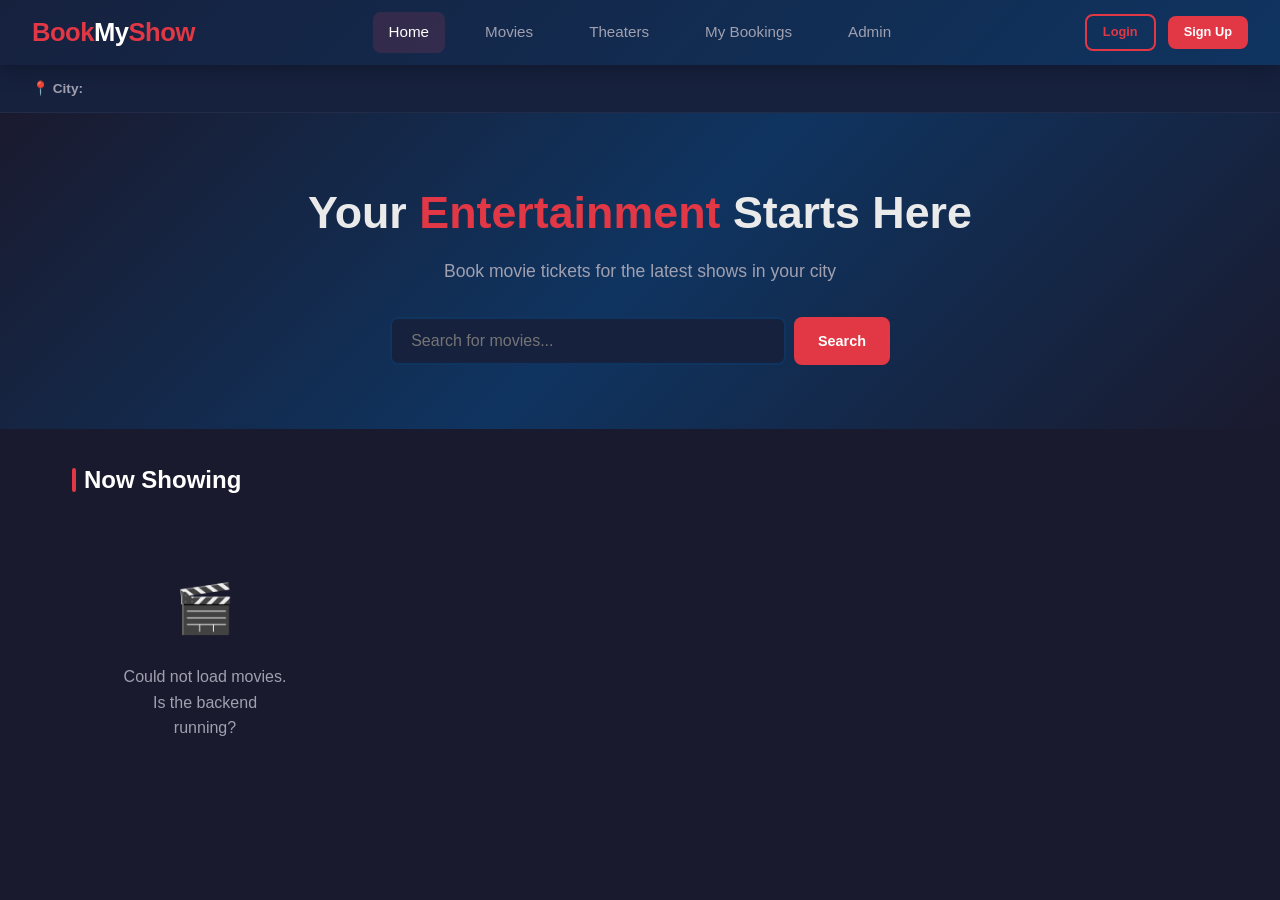
<file: BookMyShowUI-main/index.html>
<!doctype html>
<html lang="en">
  <head>
    <meta charset="UTF-8" />
    <meta name="viewport" content="width=device-width, initial-scale=1.0" />
    <title>BookMyShow</title>
    <link rel="stylesheet" href="css/style.css" />
  </head>
  <body>
    
    <nav class="navbar">
      <a href="index.html" class="logo">Book<span>My</span>Show</a>
      <div class="nav-links">
        <a href="index.html" class="active">Home</a>
        <a href="pages/movies.html">Movies</a>
        <a href="pages/theaters.html">Theaters</a>
        <a href="pages/bookings.html">My Bookings</a>
        <a href="pages/admin.html">Admin</a>
      </div>
      <div class="nav-user" id="nav-user"></div>
    </nav>

    
    <div class="city-bar" id="city-bar">
      <span
        style="color: var(--text-muted); font-size: 0.85rem; font-weight: 600"
        >📍 City:</span
      >
    </div>

    
    <section class="hero">
      <h1>Your <span>Entertainment</span> Starts Here</h1>
      <p>Book movie tickets for the latest shows in your city</p>
      <div class="search-bar">
        <input
          type="text"
          id="search-input"
          placeholder="Search for movies..."
          oninput="searchMovies()"
        />
        <button class="btn btn-primary" onclick="searchMovies()">Search</button>
      </div>
    </section>

    
    <div class="container">
      <h2 class="section-title">Now Showing</h2>
      <div class="grid grid-4" id="movies-grid"></div>
    </div>

    <script src="js/api.js"></script>
    <script src="js/utils.js"></script>
    <script>
      let allMovies = [];

      async function loadCities() {
        try {
          const cities = await CityAPI.getAll();
          const bar = document.getElementById("city-bar");
          cities.forEach((city, i) => {
            const chip = document.createElement("button");
            chip.className = "city-chip" + (i === 0 ? " active" : "");
            chip.textContent = city.name;
            chip.onclick = () => {
              document
                .querySelectorAll(".city-chip")
                .forEach((c) => c.classList.remove("active"));
              chip.classList.add("active");
              showToast(`City: ${city.name}`, "info");
            };
            bar.appendChild(chip);
          });
        } catch (e) {
          console.log("No cities loaded yet");
        }
      }

      async function loadMovies() {
        showLoading("movies-grid");
        try {
          allMovies = await MovieAPI.getAll();
          renderMovies(allMovies);
        } catch (e) {
          showEmpty(
            "movies-grid",
            "Could not load movies. Is the backend running?",
          );
        }
      }

      function renderMovies(movies) {
        const grid = document.getElementById("movies-grid");
        if (movies.length === 0) {
          showEmpty("movies-grid", "No movies found");
          return;
        }
        grid.innerHTML = movies
          .map(
            (m) => `
                <a href="pages/movie-detail.html?id=${m.id}" class="card">
                    <div class="card-img" style="display:flex;align-items:center;justify-content:center;font-size:4rem;background:linear-gradient(135deg, #1a1a2e, #16213e);">
                        <img src="${m.posterUrl || "assets/default-movie.png"}" alt="${m.title}" style="max-width:100%; max-height:100%; border-radius:4px;" />
                    </div>
                    <div class="card-body">
                        <h3>${m.title}</h3>
                        <p>${m.description || ""}</p>
                        <div style="margin-top:0.5rem; display:flex; gap:0.4rem; flex-wrap:wrap;">
                            ${m.genre ? `<span class="badge badge-genre">${m.genre}</span>` : ""}
                            ${m.language ? `<span class="badge badge-lang">${m.language}</span>` : ""}
                            ${m.rating ? `<span class="badge badge-rating">⭐ ${m.rating}</span>` : ""}
                        </div>
                    </div>
                    <div class="card-footer">
                        <span style="font-size:0.8rem;color:var(--text-muted);">${m.durationMinutes ? m.durationMinutes + " min" : ""}</span>
                        <span class="btn btn-sm btn-primary">Book Now</span>
                    </div>
                </a>
            `,
          )
          .join("");
      }

      function searchMovies() {
        const q = document
          .getElementById("search-input")
          .value.toLowerCase()
          .trim();
        if (!q) {
          renderMovies(allMovies);
          return;
        }
        const filtered = allMovies.filter(
          (m) =>
            m.title.toLowerCase().includes(q) ||
            (m.genre && m.genre.toLowerCase().includes(q)) ||
            (m.language && m.language.toLowerCase().includes(q)),
        );
        renderMovies(filtered);
      }

      loadCities();
      loadMovies();
    </script>
  </body>
</html>
</file>
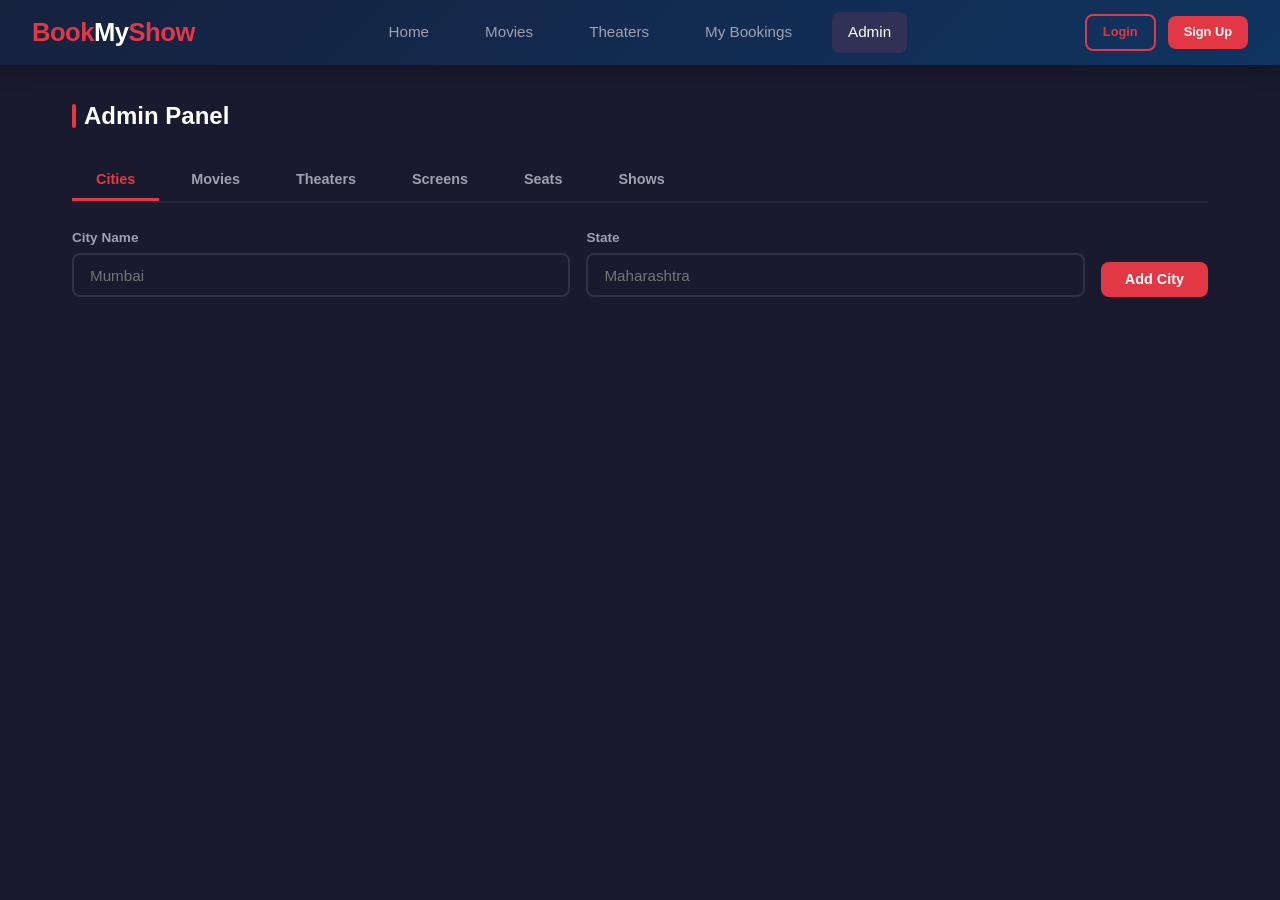
<file: BookMyShowUI-main/pages/admin.html>
<!DOCTYPE html>
<html lang="en">
<head>
    <meta charset="UTF-8">
    <meta name="viewport" content="width=device-width, initial-scale=1.0">
    <title>Admin - BookMyShow</title>
    <link rel="stylesheet" href="../css/style.css">
</head>
<body>

    <nav class="navbar">
        <a href="../index.html" class="logo">Book<span>My</span>Show</a>
        <div class="nav-links">
            <a href="../index.html">Home</a>
            <a href="movies.html">Movies</a>
            <a href="theaters.html">Theaters</a>
            <a href="bookings.html">My Bookings</a>
            <a href="admin.html" class="active">Admin</a>
        </div>
        <div class="nav-user" id="nav-user"></div>
    </nav>

    <div class="container">
        <h2 class="section-title">Admin Panel</h2>

        
        <div class="tabs">
            <button class="tab active" onclick="switchTab('cities', this)">Cities</button>
            <button class="tab" onclick="switchTab('movies', this)">Movies</button>
            <button class="tab" onclick="switchTab('theaters', this)">Theaters</button>
            <button class="tab" onclick="switchTab('screens', this)">Screens</button>
            <button class="tab" onclick="switchTab('seats', this)">Seats</button>
            <button class="tab" onclick="switchTab('shows', this)">Shows</button>
        </div>

        
        <div id="tab-cities" class="tab-content">
            <div style="display:flex; gap:1rem; margin-bottom:1.5rem; flex-wrap:wrap; align-items:flex-end;">
                <div class="form-group" style="flex:1;min-width:150px;margin:0;">
                    <label>City Name</label>
                    <input type="text" id="city-name" placeholder="Mumbai">
                </div>
                <div class="form-group" style="flex:1;min-width:150px;margin:0;">
                    <label>State</label>
                    <input type="text" id="city-state" placeholder="Maharashtra">
                </div>
                <button class="btn btn-primary" onclick="addCity()">Add City</button>
            </div>
            <div id="cities-table"></div>
        </div>

        
        <div id="tab-movies" class="tab-content" style="display:none;">
            <div style="display:flex; gap:1rem; margin-bottom:1.5rem; flex-wrap:wrap; align-items:flex-end;">
                <div class="form-group" style="flex:1;min-width:150px;margin:0;">
                    <label>Title</label>
                    <input type="text" id="movie-title" placeholder="Movie title">
                </div>
                <div class="form-group" style="flex:1;min-width:150px;margin:0;">
                    <label>Genre</label>
                    <input type="text" id="movie-genre" placeholder="Action">
                </div>
                <div class="form-group" style="flex:1;min-width:100px;margin:0;">
                    <label>Language</label>
                    <input type="text" id="movie-language" placeholder="Hindi">
                </div>
                <div class="form-group" style="flex:1;min-width:80px;margin:0;">
                    <label>Duration (min)</label>
                    <input type="number" id="movie-duration" placeholder="150">
                </div>
                <div class="form-group" style="flex:1;min-width:80px;margin:0;">
                    <label>Rating</label>
                    <input type="number" step="0.1" id="movie-rating" placeholder="8.5">
                </div>
                <div class="form-group" style="flex:1;min-width:120px;margin:0;">
                    <label>Release Date</label>
                    <input type="date" id="movie-release">
                </div>
            </div>
            <div class="form-group" style="margin-bottom:1rem;">
                <label>Description</label>
                <input type="text" id="movie-desc" placeholder="Short description">
            </div>
            <button class="btn btn-primary" onclick="addMovie()" style="margin-bottom:1.5rem;">Add Movie</button>
            <div id="movies-table"></div>
        </div>

        
        <div id="tab-theaters" class="tab-content" style="display:none;">
            <div style="display:flex; gap:1rem; margin-bottom:1.5rem; flex-wrap:wrap; align-items:flex-end;">
                <div class="form-group" style="flex:1;min-width:150px;margin:0;">
                    <label>Theater Name</label>
                    <input type="text" id="theater-name" placeholder="PVR Cinemas">
                </div>
                <div class="form-group" style="flex:1;min-width:150px;margin:0;">
                    <label>Address</label>
                    <input type="text" id="theater-address" placeholder="Mall Road">
                </div>
                <div class="form-group" style="flex:1;min-width:120px;margin:0;">
                    <label>City</label>
                    <select id="theater-city"></select>
                </div>
                <button class="btn btn-primary" onclick="addTheater()">Add Theater</button>
            </div>
            <div id="theaters-table"></div>
        </div>

        
        <div id="tab-screens" class="tab-content" style="display:none;">
            <div style="display:flex; gap:1rem; margin-bottom:1.5rem; flex-wrap:wrap; align-items:flex-end;">
                <div class="form-group" style="flex:1;min-width:150px;margin:0;">
                    <label>Screen Name</label>
                    <input type="text" id="screen-name" placeholder="Screen 1">
                </div>
                <div class="form-group" style="flex:1;min-width:100px;margin:0;">
                    <label>Total Seats</label>
                    <input type="number" id="screen-seats" placeholder="100">
                </div>
                <div class="form-group" style="flex:1;min-width:150px;margin:0;">
                    <label>Theater</label>
                    <select id="screen-theater"></select>
                </div>
                <button class="btn btn-primary" onclick="addScreen()">Add Screen</button>
            </div>
            <div id="screens-table"></div>
        </div>

        
        <div id="tab-seats" class="tab-content" style="display:none;">
            <div style="display:flex; gap:1rem; margin-bottom:1rem; flex-wrap:wrap; align-items:flex-end;">
                <div class="form-group" style="flex:1;min-width:120px;margin:0;">
                    <label>Screen</label>
                    <select id="seat-screen" onchange="loadSeatsForScreen()"></select>
                </div>
                <div class="form-group" style="flex:1;min-width:80px;margin:0;">
                    <label>Row (e.g. A)</label>
                    <input type="text" id="seat-row" placeholder="A" maxlength="2">
                </div>
                <div class="form-group" style="flex:1;min-width:60px;margin:0;">
                    <label>From Col</label>
                    <input type="number" id="seat-col-from" placeholder="1" min="1">
                </div>
                <div class="form-group" style="flex:1;min-width:60px;margin:0;">
                    <label>To Col</label>
                    <input type="number" id="seat-col-to" placeholder="10" min="1">
                </div>
                <div class="form-group" style="flex:1;min-width:100px;margin:0;">
                    <label>Type</label>
                    <select id="seat-type">
                        <option value="REGULAR">REGULAR</option>
                        <option value="PREMIUM">PREMIUM</option>
                        <option value="VIP">VIP</option>
                    </select>
                </div>
                <button class="btn btn-primary" onclick="addSeats()">Add Seats</button>
            </div>
            <p style="color:var(--text-muted);font-size:0.8rem;margin-bottom:1rem;">💡 This will create seats from col "From" to col "To" for the given row (e.g. A1, A2...A10)</p>
            <div id="seats-table"></div>
        </div>

        
        <div id="tab-shows" class="tab-content" style="display:none;">
            <div style="display:flex; gap:1rem; margin-bottom:1.5rem; flex-wrap:wrap; align-items:flex-end;">
                <div class="form-group" style="flex:1;min-width:150px;margin:0;">
                    <label>Movie</label>
                    <select id="show-movie"></select>
                </div>
                <div class="form-group" style="flex:1;min-width:150px;margin:0;">
                    <label>Screen</label>
                    <select id="show-screen"></select>
                </div>
                <div class="form-group" style="flex:1;min-width:120px;margin:0;">
                    <label>Date</label>
                    <input type="date" id="show-date">
                </div>
                <div class="form-group" style="flex:1;min-width:100px;margin:0;">
                    <label>Start Time</label>
                    <input type="time" id="show-start">
                </div>
                <div class="form-group" style="flex:1;min-width:100px;margin:0;">
                    <label>End Time</label>
                    <input type="time" id="show-end">
                </div>
                <div class="form-group" style="flex:1;min-width:80px;margin:0;">
                    <label>Ticket Price (₹)</label>
                    <input type="number" id="show-price" placeholder="250">
                </div>
                <button class="btn btn-primary" onclick="addShow()">Add Show</button>
            </div>
            <div id="shows-table"></div>
        </div>
    </div>

    <script src="../js/api.js"></script>
    <script src="../js/utils.js"></script>
    <script>
        // ===== TAB SWITCHING =====
        function switchTab(tab, el) {
            document.querySelectorAll('.tab-content').forEach(t => t.style.display = 'none');
            document.querySelectorAll('.tab').forEach(t => t.classList.remove('active'));
            document.getElementById('tab-' + tab).style.display = 'block';
            el.classList.add('active');
        }

        // ===== CITIES =====
        async function loadCities() {
            try {
                const cities = await CityAPI.getAll();
                // table
                let html = '<table class="data-table"><thead><tr><th>ID</th><th>Name</th><th>State</th></tr></thead><tbody>';
                cities.forEach(c => html += `<tr><td>${c.id}</td><td>${c.name}</td><td>${c.state || ''}</td></tr>`);
                html += '</tbody></table>';
                document.getElementById('cities-table').innerHTML = cities.length ? html : '<div class="empty-state"><p>No cities added yet</p></div>';

                // dropdowns
                const theaterCity = document.getElementById('theater-city');
                if (theaterCity) {
                    theaterCity.innerHTML = '<option value="">Select City</option>' + cities.map(c => `<option value="${c.id}">${c.name}</option>`).join('');
                }
            } catch (e) { console.log('Error loading cities'); }
        }

        async function addCity() {
            const name = document.getElementById('city-name').value.trim();
            const state = document.getElementById('city-state').value.trim();
            if (!name) { showToast('Please enter city name', 'error'); return; }
            try {
                await CityAPI.add({ name, state });
                showToast('City added!', 'success');
                document.getElementById('city-name').value = '';
                document.getElementById('city-state').value = '';
                loadCities();
            } catch (e) { showToast(e.message, 'error'); }
        }

        // ===== MOVIES =====
        async function loadMovies() {
            try {
                const movies = await MovieAPI.getAll();
                let html = '<table class="data-table"><thead><tr><th>ID</th><th>Title</th><th>Genre</th><th>Language</th><th>Duration</th><th>Rating</th><th>Actions</th></tr></thead><tbody>';
                movies.forEach(m => html += `<tr>
                    <td>${m.id}</td><td>${m.title}</td><td>${m.genre || ''}</td>
                    <td>${m.language || ''}</td><td>${m.durationMinutes || ''} min</td>
                    <td>${m.rating || ''}</td>
                    <td><button class="btn btn-sm btn-danger" onclick="deleteMovie(${m.id})">Delete</button></td>
                </tr>`);
                html += '</tbody></table>';
                document.getElementById('movies-table').innerHTML = movies.length ? html : '<div class="empty-state"><p>No movies added yet</p></div>';

                // dropdown for shows
                const showMovie = document.getElementById('show-movie');
                if (showMovie) {
                    showMovie.innerHTML = '<option value="">Select Movie</option>' + movies.map(m => `<option value="${m.id}">${m.title}</option>`).join('');
                }
            } catch (e) { console.log('Error loading movies'); }
        }

        async function addMovie() {
            const data = {
                title: document.getElementById('movie-title').value.trim(),
                genre: document.getElementById('movie-genre').value.trim(),
                language: document.getElementById('movie-language').value.trim(),
                durationMinutes: parseInt(document.getElementById('movie-duration').value) || null,
                rating: parseFloat(document.getElementById('movie-rating').value) || null,
                releaseDate: document.getElementById('movie-release').value || null,
                description: document.getElementById('movie-desc').value.trim()
            };
            if (!data.title) { showToast('Please enter movie title', 'error'); return; }
            try {
                await MovieAPI.add(data);
                showToast('Movie added!', 'success');
                ['movie-title','movie-genre','movie-language','movie-duration','movie-rating','movie-release','movie-desc']
                    .forEach(id => document.getElementById(id).value = '');
                loadMovies();
            } catch (e) { showToast(e.message, 'error'); }
        }

        async function deleteMovie(id) {
            if (!confirm('Delete this movie?')) return;
            try {
                await MovieAPI.delete(id);
                showToast('Movie deleted', 'success');
                loadMovies();
            } catch (e) { showToast(e.message, 'error'); }
        }

        // ===== THEATERS =====
        async function loadTheaters() {
            try {
                const theaters = await TheaterAPI.getAll();
                let html = '<table class="data-table"><thead><tr><th>ID</th><th>Name</th><th>Address</th><th>City</th></tr></thead><tbody>';
                theaters.forEach(t => html += `<tr><td>${t.id}</td><td>${t.name}</td><td>${t.address || ''}</td><td>${t.city?.name || ''}</td></tr>`);
                html += '</tbody></table>';
                document.getElementById('theaters-table').innerHTML = theaters.length ? html : '<div class="empty-state"><p>No theaters added yet</p></div>';

                // dropdown for screens
                const screenTheater = document.getElementById('screen-theater');
                if (screenTheater) {
                    screenTheater.innerHTML = '<option value="">Select Theater</option>' + theaters.map(t => `<option value="${t.id}">${t.name} (${t.city?.name || ''})</option>`).join('');
                }
            } catch (e) { console.log('Error loading theaters'); }
        }

        async function addTheater() {
            const data = {
                name: document.getElementById('theater-name').value.trim(),
                address: document.getElementById('theater-address').value.trim(),
                cityId: parseInt(document.getElementById('theater-city').value)
            };
            if (!data.name || !data.cityId) { showToast('Fill theater name and city', 'error'); return; }
            try {
                await TheaterAPI.add(data);
                showToast('Theater added!', 'success');
                document.getElementById('theater-name').value = '';
                document.getElementById('theater-address').value = '';
                loadTheaters();
            } catch (e) { showToast(e.message, 'error'); }
        }

        // ===== SCREENS =====
        async function loadScreens() {
            try {
                const screens = await ScreenAPI.getAll();
                let html = '<table class="data-table"><thead><tr><th>ID</th><th>Name</th><th>Seats</th><th>Theater</th></tr></thead><tbody>';
                screens.forEach(s => html += `<tr><td>${s.id}</td><td>${s.name}</td><td>${s.totalSeats || ''}</td><td>${s.theater?.name || ''}</td></tr>`);
                html += '</tbody></table>';
                document.getElementById('screens-table').innerHTML = screens.length ? html : '<div class="empty-state"><p>No screens added yet</p></div>';

                // dropdowns
                const opts = '<option value="">Select Screen</option>' + screens.map(s => `<option value="${s.id}">${s.name} — ${s.theater?.name || ''}</option>`).join('');
                ['seat-screen', 'show-screen'].forEach(id => {
                    const el = document.getElementById(id);
                    if (el) el.innerHTML = opts;
                });
            } catch (e) { console.log('Error loading screens'); }
        }

        async function addScreen() {
            const data = {
                name: document.getElementById('screen-name').value.trim(),
                totalSeats: parseInt(document.getElementById('screen-seats').value) || null,
                theaterId: parseInt(document.getElementById('screen-theater').value)
            };
            if (!data.name || !data.theaterId) { showToast('Fill screen name and theater', 'error'); return; }
            try {
                await ScreenAPI.add(data);
                showToast('Screen added!', 'success');
                document.getElementById('screen-name').value = '';
                document.getElementById('screen-seats').value = '';
                loadScreens();
            } catch (e) { showToast(e.message, 'error'); }
        }

        // ===== SEATS =====
        async function loadSeatsForScreen() {
            const screenId = document.getElementById('seat-screen').value;
            if (!screenId) { document.getElementById('seats-table').innerHTML = ''; return; }
            try {
                const seats = await SeatAPI.getByScreen(screenId);
                let html = '<table class="data-table"><thead><tr><th>ID</th><th>Seat #</th><th>Row</th><th>Col</th><th>Type</th></tr></thead><tbody>';
                seats.forEach(s => html += `<tr><td>${s.id}</td><td>${s.seatNumber}</td><td>${s.row || ''}</td><td>${s.col || ''}</td><td>${s.seatType || ''}</td></tr>`);
                html += '</tbody></table>';
                document.getElementById('seats-table').innerHTML = seats.length ? html : '<div class="empty-state"><p>No seats for this screen</p></div>';
            } catch (e) { document.getElementById('seats-table').innerHTML = ''; }
        }

        async function addSeats() {
            const screenId = parseInt(document.getElementById('seat-screen').value);
            const row = document.getElementById('seat-row').value.trim().toUpperCase();
            const from = parseInt(document.getElementById('seat-col-from').value);
            const to = parseInt(document.getElementById('seat-col-to').value);
            const seatType = document.getElementById('seat-type').value;

            if (!screenId || !row || !from || !to) { showToast('Fill all seat fields', 'error'); return; }
            if (from > to) { showToast('From col must be <= To col', 'error'); return; }

            try {
                for (let col = from; col <= to; col++) {
                    await SeatAPI.add({
                        seatNumber: row + col,
                        row: row,
                        col: col,
                        seatType: seatType,
                        screenId: screenId
                    });
                }
                showToast(`Added seats ${row}${from} to ${row}${to}!`, 'success');
                loadSeatsForScreen();
            } catch (e) { showToast(e.message, 'error'); }
        }

        // ===== SHOWS =====
        async function loadShows() {
            try {
                const shows = await ShowAPI.getAll();
                let html = '<table class="data-table"><thead><tr><th>ID</th><th>Movie</th><th>Screen</th><th>Date</th><th>Time</th><th>Price</th></tr></thead><tbody>';
                shows.forEach(s => html += `<tr><td>${s.id}</td><td>${s.movie?.title || ''}</td><td>${s.screen?.name || ''} (${s.screen?.theater?.name || ''})</td><td>${s.showDate}</td><td>${s.startTime}-${s.endTime || ''}</td><td>₹${s.ticketPrice || 0}</td></tr>`);
                html += '</tbody></table>';
                document.getElementById('shows-table').innerHTML = shows.length ? html : '<div class="empty-state"><p>No shows added yet</p></div>';
            } catch (e) { console.log('Error loading shows'); }
        }

        async function addShow() {
            const data = {
                movieId: parseInt(document.getElementById('show-movie').value),
                screenId: parseInt(document.getElementById('show-screen').value),
                showDate: document.getElementById('show-date').value,
                startTime: document.getElementById('show-start').value,
                endTime: document.getElementById('show-end').value || null,
                ticketPrice: parseFloat(document.getElementById('show-price').value) || 0
            };
            if (!data.movieId || !data.screenId || !data.showDate || !data.startTime) {
                showToast('Fill movie, screen, date and start time', 'error'); return;
            }
            try {
                await ShowAPI.add(data);
                showToast('Show added!', 'success');
                ['show-date','show-start','show-end','show-price'].forEach(id => document.getElementById(id).value = '');
                loadShows();
            } catch (e) { showToast(e.message, 'error'); }
        }

        // ===== INIT =====
        async function init() {
            await Promise.all([loadCities(), loadMovies(), loadTheaters(), loadScreens(), loadShows()]);
        }
        init();
    </script>
</body>
</html>
</file>
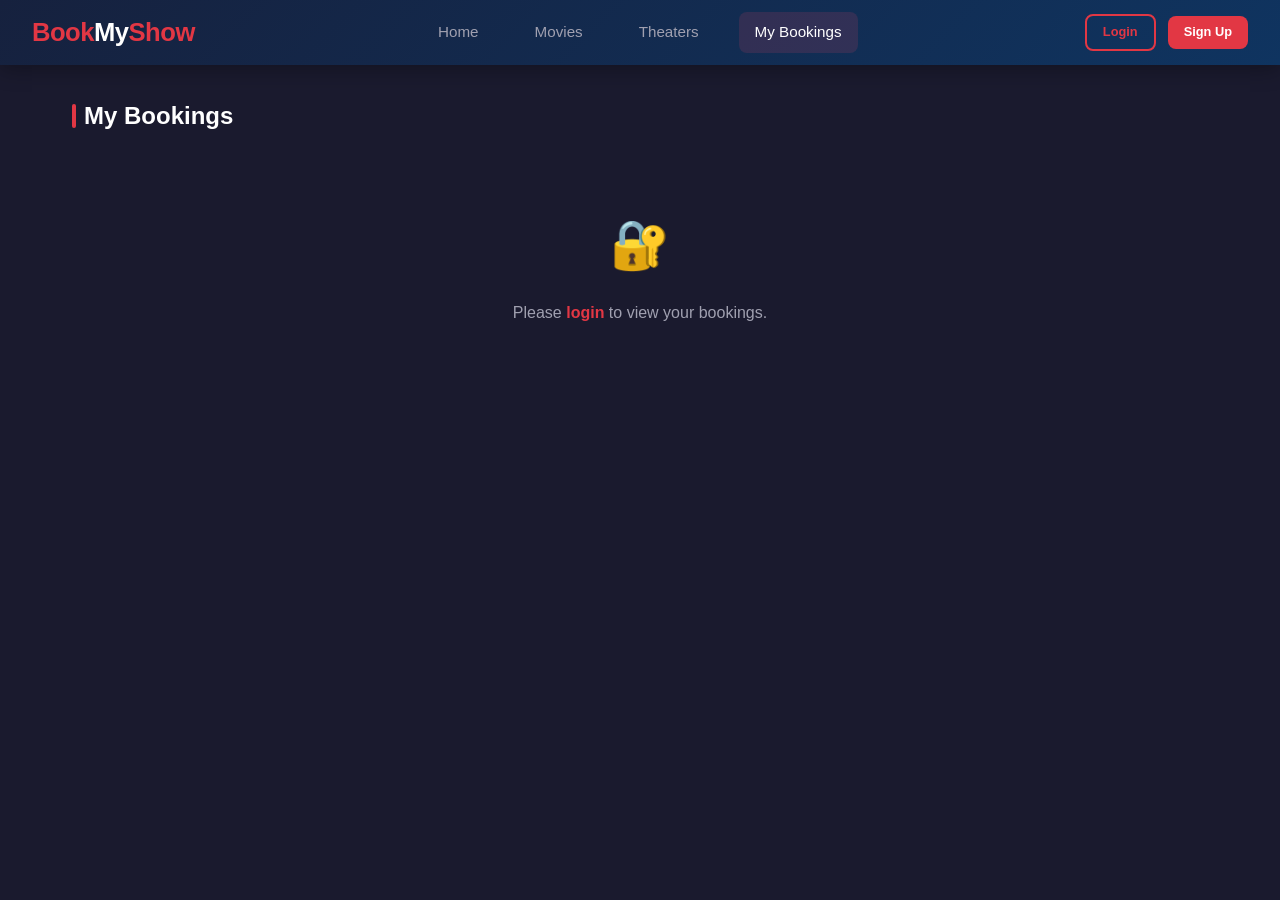
<file: BookMyShowUI-main/pages/bookings.html>
<!DOCTYPE html>
<html lang="en">
<head>
    <meta charset="UTF-8">
    <meta name="viewport" content="width=device-width, initial-scale=1.0">
    <title>My Bookings - BookMyShow</title>
    <link rel="stylesheet" href="../css/style.css">
</head>
<body>

    <nav class="navbar">
        <a href="../index.html" class="logo">Book<span>My</span>Show</a>
        <div class="nav-links">
            <a href="../index.html">Home</a>
            <a href="movies.html">Movies</a>
            <a href="theaters.html">Theaters</a>
            <a href="bookings.html" class="active">My Bookings</a>
        </div>
        <div class="nav-user" id="nav-user"></div>
    </nav>

    <div class="container">
        <h2 class="section-title">My Bookings</h2>
        <div id="bookings-list" style="display:flex; flex-direction:column; gap:1rem;"></div>
    </div>

    <script src="../js/api.js"></script>
    <script src="../js/utils.js"></script>
    <script>
        async function loadBookings() {
            const user = getLoggedInUser();
            if (!user) {
                document.getElementById('bookings-list').innerHTML = `
                    <div class="empty-state">
                        <div class="icon">🔐</div>
                        <p>Please <a href="login.html" style="color:var(--primary);font-weight:700;">login</a> to view your bookings.</p>
                    </div>`;
                return;
            }

            showLoading('bookings-list');
            try {
                const bookings = await BookingAPI.getByUser(user.id);
                if (bookings.length === 0) {
                    showEmpty('bookings-list', 'No bookings yet. Go book some movies! 🎬');
                    return;
                }

                document.getElementById('bookings-list').innerHTML = bookings.map(b => `
                    <div class="card" style="border: ${b.status === 'CANCELLED' ? '1px solid rgba(233,69,96,0.3)' : '1px solid rgba(46,204,113,0.3)'};">
                        <div class="card-body" style="display:flex; justify-content:space-between; align-items:flex-start; flex-wrap:wrap; gap:1rem;">
                            <div>
                                <h3 style="margin-bottom:0.3rem;">🎬 ${b.show?.movie?.title || 'Movie'}</h3>
                                <p style="color:var(--text-muted); font-size:0.85rem;">
                                    🏛️ ${b.show?.screen?.theater?.name || ''} — ${b.show?.screen?.name || ''}<br>
                                    📅 ${b.show?.showDate || ''} &nbsp; 🕐 ${b.show?.startTime || ''}<br>
                                    💺 Seats: ${b.seats ? b.seats.map(s => s.seatNumber).join(', ') : 'N/A'}<br>
                                    🕑 Booked: ${b.bookedAt ? new Date(b.bookedAt).toLocaleString() : ''}
                                </p>
                            </div>
                            <div style="text-align:right;">
                                <div style="font-size:1.3rem; font-weight:700; color:${b.status === 'CANCELLED' ? 'var(--accent)' : 'var(--success)'};">
                                    ₹${b.totalPrice || 0}
                                </div>
                                <span class="badge" style="background:${b.status === 'CANCELLED' ? 'rgba(233,69,96,0.2);color:var(--accent)' : 'rgba(46,204,113,0.2);color:var(--success)'};">
                                    ${b.status}
                                </span>
                                ${b.status === 'CONFIRMED' ? `
                                    <br><button class="btn btn-sm btn-danger" style="margin-top:0.5rem;" onclick="cancelBooking(${b.id})">Cancel</button>
                                ` : ''}
                            </div>
                        </div>
                    </div>
                `).join('');
            } catch (e) {
                showEmpty('bookings-list', 'Could not load bookings');
            }
        }

        async function cancelBooking(id) {
            if (!confirm('Are you sure you want to cancel this booking?')) return;
            try {
                await BookingAPI.cancel(id);
                showToast('Booking cancelled', 'success');
                loadBookings();
            } catch (e) {
                showToast(e.message, 'error');
            }
        }

        loadBookings();
    </script>
</body>
</html>
</file>
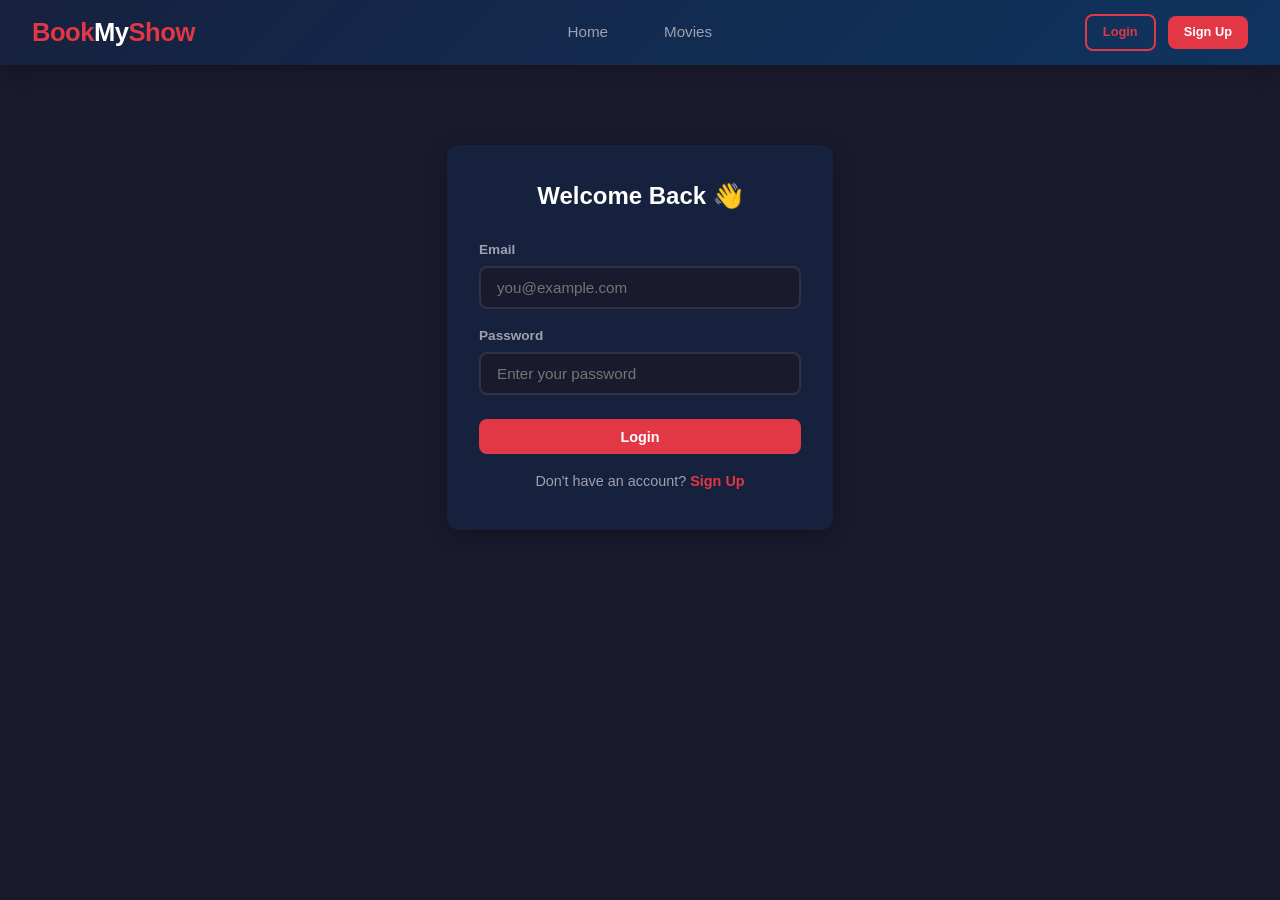
<file: BookMyShowUI-main/pages/login.html>
<!DOCTYPE html>
<html lang="en">
<head>
    <meta charset="UTF-8">
    <meta name="viewport" content="width=device-width, initial-scale=1.0">
    <title>Login - BookMyShow</title>
    <link rel="stylesheet" href="../css/style.css">
</head>
<body>

    <nav class="navbar">
        <a href="../index.html" class="logo">Book<span>My</span>Show</a>
        <div class="nav-links">
            <a href="../index.html">Home</a>
            <a href="movies.html">Movies</a>
        </div>
        <div class="nav-user" id="nav-user"></div>
    </nav>

    <div class="container" style="max-width: 450px; margin-top: 3rem;">
        <div class="card" style="border:none;">
            <div class="card-body" style="padding: 2rem;">
                <h2 style="text-align:center; margin-bottom: 1.5rem; color: var(--white);">Welcome Back 👋</h2>
                <form id="login-form" onsubmit="handleLogin(event)">
                    <div class="form-group">
                        <label>Email</label>
                        <input type="email" id="email" placeholder="you@example.com" required>
                    </div>
                    <div class="form-group">
                        <label>Password</label>
                        <input type="password" id="password" placeholder="Enter your password" required>
                    </div>
                    <button type="submit" class="btn btn-primary btn-block" style="margin-top: 0.5rem;">Login</button>
                </form>
                <p style="text-align: center; margin-top: 1rem; color: var(--text-muted); font-size: 0.9rem;">
                    Don't have an account? <a href="register.html" style="color: var(--primary); font-weight:600;">Sign Up</a>
                </p>
            </div>
        </div>
    </div>

    <script src="../js/api.js"></script>
    <script src="../js/utils.js"></script>
    <script>
        async function handleLogin(e) {
            e.preventDefault();
            const data = {
                email: document.getElementById('email').value,
                password: document.getElementById('password').value
            };
            try {
                const user = await UserAPI.login(data);
                setLoggedInUser(user);
                showToast(`Welcome back, ${user.name}!`, 'success');
                setTimeout(() => window.location.href = '../index.html', 1000);
            } catch (err) {
                showToast(err.message, 'error');
            }
        }
    </script>
</body>
</html>
</file>
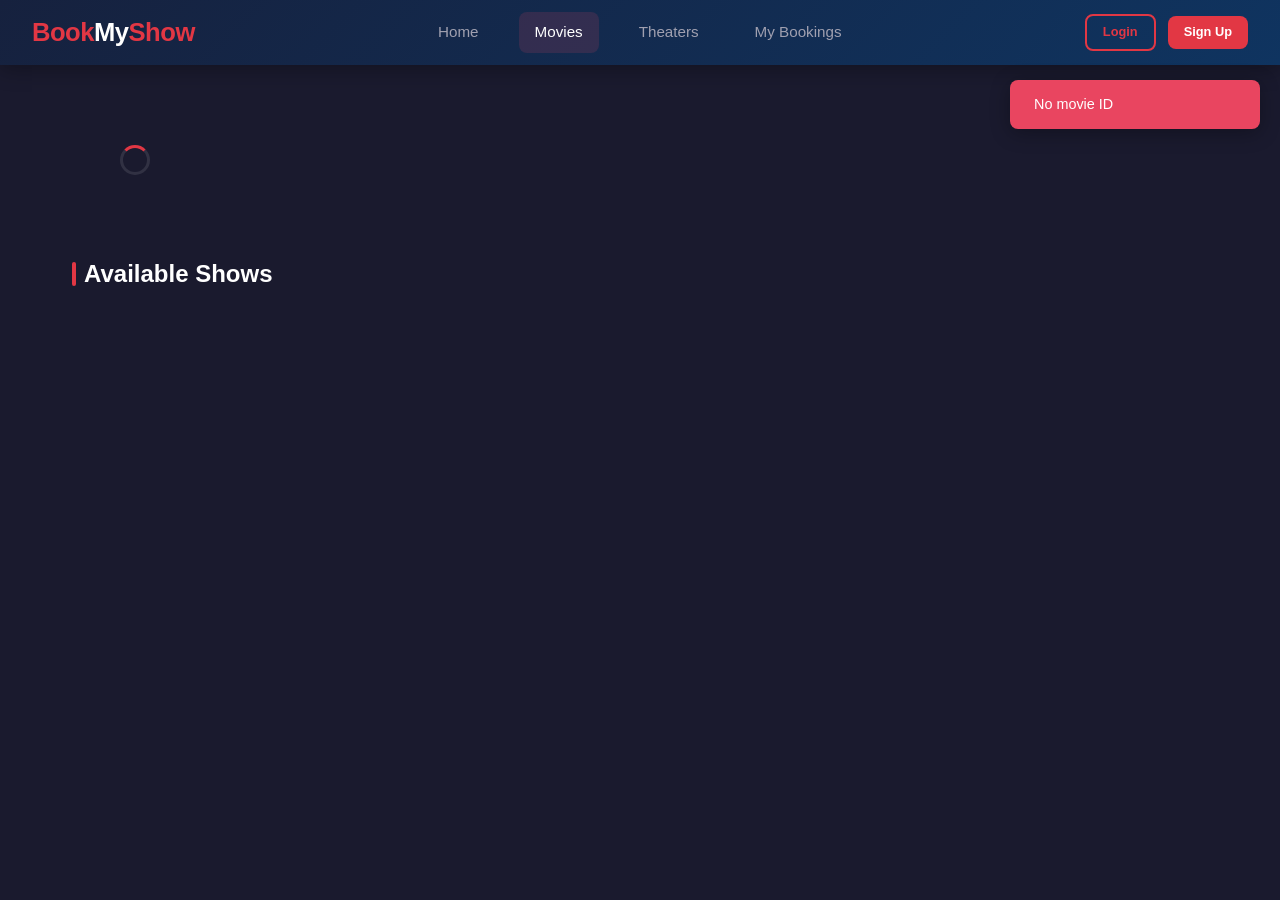
<file: BookMyShowUI-main/pages/movie-detail.html>
<!DOCTYPE html>
<html lang="en">
<head>
    <meta charset="UTF-8">
    <meta name="viewport" content="width=device-width, initial-scale=1.0">
    <title>Movie - BookMyShow</title>
    <link rel="stylesheet" href="../css/style.css">
</head>
<body>

    <nav class="navbar">
        <a href="../index.html" class="logo">Book<span>My</span>Show</a>
        <div class="nav-links">
            <a href="../index.html">Home</a>
            <a href="movies.html" class="active">Movies</a>
            <a href="theaters.html">Theaters</a>
            <a href="bookings.html">My Bookings</a>
        </div>
        <div class="nav-user" id="nav-user"></div>
    </nav>

    <div class="container">
        
        <div id="movie-detail" style="display:flex; gap:2rem; margin-bottom:2rem; flex-wrap:wrap;">
            <div class="loading-center"><div class="spinner"></div></div>
        </div>

        
        <h2 class="section-title">Available Shows</h2>
        <div id="shows-list" style="display:flex; flex-direction:column; gap:1rem;"></div>
    </div>

    
    <div class="modal-overlay" id="seat-modal">
        <div class="modal" style="max-width:650px;">
            <button class="modal-close" onclick="closeModal('seat-modal')">&times;</button>
            <h2 id="seat-modal-title">Select Seats</h2>
            <div class="screen-label" style="text-align:center;">SCREEN</div>
            <div style="display:flex; justify-content:center;"><div class="screen-indicator"></div></div>
            <div class="seat-map" id="seat-map"></div>
            <div class="seat-legend">
                <div class="seat-legend-item"><div class="seat-legend-box" style="background:var(--bg-light);border:2px solid rgba(255,255,255,0.15);"></div> Available</div>
                <div class="seat-legend-item"><div class="seat-legend-box" style="background:var(--primary);"></div> Selected</div>
                <div class="seat-legend-item"><div class="seat-legend-box" style="background:rgba(255,255,255,0.05);"></div> Booked</div>
            </div>
            <div class="booking-summary" id="booking-summary" style="margin-top:1.5rem; display:none;">
                <h3>Booking Summary</h3>
                <div id="summary-content"></div>
            </div>
            <button class="btn btn-primary btn-block" style="margin-top:1rem;" id="confirm-btn" onclick="confirmBooking()" disabled>Confirm Booking</button>
        </div>
    </div>

    <script src="../js/api.js"></script>
    <script src="../js/utils.js"></script>
    <script>
        const params = new URLSearchParams(window.location.search);
        const movieId = params.get('id');
        let currentShow = null;
        let selectedSeatIds = [];
        let availableSeats = [];
        let bookedSeatIds = [];

        async function loadMovie() {
            if (!movieId) { showToast('No movie ID', 'error'); return; }
            try {
                const movie = await MovieAPI.getById(movieId);
                document.title = `${movie.title} - BookMyShow`;
                document.getElementById('movie-detail').innerHTML = `
                    <div style="width:220px; height:320px; border-radius:var(--radius); overflow:hidden; flex-shrink:0; display:flex; align-items:center; justify-content:center; font-size:6rem; background:linear-gradient(135deg, #1a1a2e, #16213e);">
                        <div style="width:220px; height:320px; border-radius:var(--radius); overflow:hidden; flex-shrink:0;">
                                <img src="${movie.posterUrl}" 
                                alt="${movie.title}" 
                                style="width:100%; height:100%; object-fit:cover;">
                        </div>
                    </div>
                    <div style="flex:1; min-width:250px;">
                        <h1 style="font-size:2rem; margin-bottom:0.5rem;">${movie.title}</h1>
                        <div style="display:flex; gap:0.5rem; flex-wrap:wrap; margin-bottom:1rem;">
                            ${movie.genre ? `<span class="badge badge-genre">${movie.genre}</span>` : ''}
                            ${movie.language ? `<span class="badge badge-lang">${movie.language}</span>` : ''}
                            ${movie.rating ? `<span class="badge badge-rating">⭐ ${movie.rating}</span>` : ''}
                            ${movie.durationMinutes ? `<span class="badge" style="background:rgba(255,255,255,0.1);color:var(--text-muted);">⏱ ${movie.durationMinutes} min</span>` : ''}
                        </div>
                        <p style="color:var(--text-muted); line-height:1.8; margin-bottom:1rem;">${movie.description || 'No description available.'}</p>
                        ${movie.releaseDate ? `<p style="color:var(--text-muted); font-size:0.9rem;">📅 Release: ${movie.releaseDate}</p>` : ''}
                    </div>
                `;
                loadShows();
            } catch (e) {
                document.getElementById('movie-detail').innerHTML = '<div class="empty-state"><p>Movie not found</p></div>';
            }
        }

        async function loadShows() {
            showLoading('shows-list');
            try {
                const shows = await ShowAPI.getByMovie(movieId);
                if (shows.length === 0) {
                    showEmpty('shows-list', 'No shows available for this movie');
                    return;
                }
                document.getElementById('shows-list').innerHTML = shows.map(s => `
                    <div class="show-card">
                        <div class="show-info">
                            <h4>🎥 ${s.screen?.theater?.name || 'Theater'} - ${s.screen?.name || 'Screen'}</h4>
                            <p>📅 ${s.showDate} &nbsp; 🕐 ${s.startTime}${s.endTime ? ' - ' + s.endTime : ''}</p>
                            <p style="font-size:0.8rem; color:var(--text-muted);">${s.screen?.theater?.city?.name || ''}</p>
                        </div>
                        <div class="show-meta">
                            <div class="price">₹${s.ticketPrice || 0}</div>
                            <button class="btn btn-sm btn-primary" style="margin-top:0.5rem;" onclick='selectShow(${JSON.stringify(s)})'>Select Seats</button>
                        </div>
                    </div>
                `).join('');
            } catch (e) {
                showEmpty('shows-list', 'Could not load shows');
            }
        }

        async function selectShow(show) {
            const user = getLoggedInUser();
            if (!user) {
                showToast('Please login to book tickets', 'error');
                setTimeout(() => window.location.href = 'login.html', 1000);
                return;
            }
            currentShow = show;
            selectedSeatIds = [];
            document.getElementById('seat-modal-title').textContent = `${show.screen?.name || 'Screen'} — ${show.showDate} ${show.startTime}`;
            openModal('seat-modal');
            showLoading('seat-map');

            try {
                // Get all seats for screen + available seats for show
                const [allSeats, available] = await Promise.all([
                    SeatAPI.getByScreen(show.screen.id),
                    BookingAPI.getAvailableSeats(show.id)
                ]);
                availableSeats = available;
                const availableIds = available.map(s => s.id);

                // Group seats by row
                const rows = {};
                allSeats.forEach(seat => {
                    const r = seat.row || seat.seatNumber?.charAt(0) || '?';
                    if (!rows[r]) rows[r] = [];
                    rows[r].push(seat);
                });

                const mapEl = document.getElementById('seat-map');
                mapEl.innerHTML = '';

                Object.keys(rows).sort().forEach(row => {
                    const rowDiv = document.createElement('div');
                    rowDiv.className = 'seat-row';
                    rowDiv.innerHTML = `<div class="seat-row-label">${row}</div>`;

                    rows[row].sort((a, b) => (a.col || 0) - (b.col || 0)).forEach(seat => {
                        const isAvailable = availableIds.includes(seat.id);
                        const seatDiv = document.createElement('div');
                        let typeClass = '';
                        if (seat.seatType === 'VIP') typeClass = ' vip';
                        else if (seat.seatType === 'PREMIUM') typeClass = ' premium';

                        seatDiv.className = `seat ${isAvailable ? 'available' : 'booked'}${typeClass}`;
                        seatDiv.textContent = seat.col || seat.seatNumber;
                        seatDiv.dataset.id = seat.id;

                        if (isAvailable) {
                            seatDiv.onclick = () => toggleSeat(seatDiv, seat);
                        }
                        rowDiv.appendChild(seatDiv);
                    });
                    mapEl.appendChild(rowDiv);
                });

                updateSummary();
            } catch (e) {
                document.getElementById('seat-map').innerHTML = '<div class="empty-state"><p>Could not load seats</p></div>';
            }
        }

        function toggleSeat(el, seat) {
            const idx = selectedSeatIds.indexOf(seat.id);
            if (idx > -1) {
                selectedSeatIds.splice(idx, 1);
                el.classList.remove('selected');
                el.classList.add('available');
            } else {
                selectedSeatIds.push(seat.id);
                el.classList.remove('available');
                el.classList.add('selected');
            }
            updateSummary();
        }

        function updateSummary() {
            const summaryDiv = document.getElementById('booking-summary');
            const contentDiv = document.getElementById('summary-content');
            const confirmBtn = document.getElementById('confirm-btn');

            if (selectedSeatIds.length === 0) {
                summaryDiv.style.display = 'none';
                confirmBtn.disabled = true;
                return;
            }

            summaryDiv.style.display = 'block';
            confirmBtn.disabled = false;
            const price = currentShow.ticketPrice || 0;
            const total = selectedSeatIds.length * price;
            contentDiv.innerHTML = `
                <div class="summary-row"><span>Seats</span><span>${selectedSeatIds.length} selected</span></div>
                <div class="summary-row"><span>Price per ticket</span><span>₹${price}</span></div>
                <div class="summary-row"><span>Total Amount</span><span>₹${total}</span></div>
            `;
        }

        async function confirmBooking() {
            const user = getLoggedInUser();
            if (!user) { showToast('Please login', 'error'); return; }
            if (selectedSeatIds.length === 0) { showToast('Select at least one seat', 'error'); return; }

            try {
                const booking = await BookingAPI.create({
                    userId: user.id,
                    showId: currentShow.id,
                    seatIds: selectedSeatIds
                });
                showToast('🎉 Booking confirmed!', 'success');
                closeModal('seat-modal');
                setTimeout(() => window.location.href = `bookings.html`, 1500);
            } catch (e) {
                showToast(e.message, 'error');
            }
        }

        loadMovie();
    </script>
</body>
</html>
</file>
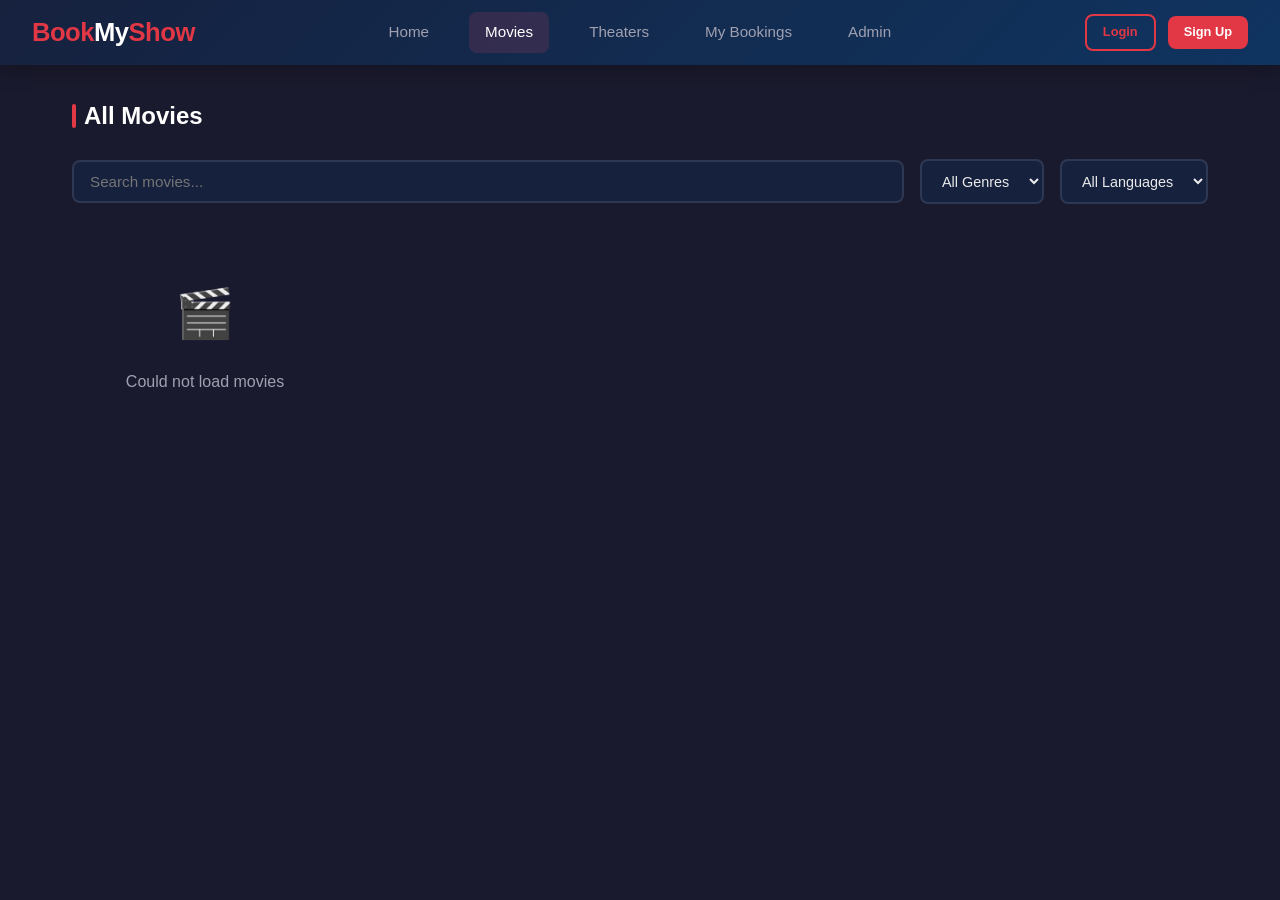
<file: BookMyShowUI-main/pages/movies.html>
<!doctype html>
<html lang="en">
  <head>
    <meta charset="UTF-8" />
    <meta name="viewport" content="width=device-width, initial-scale=1.0" />
    <title>Movies - BookMyShow</title>
    <link rel="stylesheet" href="../css/style.css" />
  </head>
  <body>
    <nav class="navbar">
      <a href="../index.html" class="logo">Book<span>My</span>Show</a>
      <div class="nav-links">
        <a href="../index.html">Home</a>
        <a href="movies.html" class="active">Movies</a>
        <a href="theaters.html">Theaters</a>
        <a href="bookings.html">My Bookings</a>
        <a href="admin.html">Admin</a>
      </div>
      <div class="nav-user" id="nav-user"></div>
    </nav>

    <div class="container">
      <h2 class="section-title">All Movies</h2>

      
      <div
        style="
          display: flex;
          gap: 1rem;
          margin-bottom: 1.5rem;
          flex-wrap: wrap;
          align-items: center;
        "
      >
        <input
          type="text"
          id="search"
          placeholder="Search movies..."
          style="
            flex: 1;
            min-width: 200px;
            padding: 0.7rem 1rem;
            border-radius: 8px;
            border: 2px solid rgba(255, 255, 255, 0.1);
            background: var(--bg-card);
            color: var(--text);
            font-size: 0.95rem;
            outline: none;
          "
          oninput="filterMovies()"
        />
        <select
          id="genre-filter"
          onchange="filterMovies()"
          style="
            padding: 0.7rem 1rem;
            border-radius: 8px;
            border: 2px solid rgba(255, 255, 255, 0.1);
            background: var(--bg-card);
            color: var(--text);
            font-size: 0.9rem;
            outline: none;
          "
        >
          <option value="">All Genres</option>
        </select>
        <select
          id="lang-filter"
          onchange="filterMovies()"
          style="
            padding: 0.7rem 1rem;
            border-radius: 8px;
            border: 2px solid rgba(255, 255, 255, 0.1);
            background: var(--bg-card);
            color: var(--text);
            font-size: 0.9rem;
            outline: none;
          "
        >
          <option value="">All Languages</option>
        </select>
      </div>

      <div class="grid grid-4" id="movies-grid"></div>
    </div>

    <script src="../js/api.js"></script>
    <script src="../js/utils.js"></script>
    <script>
      let allMovies = [];

      async function loadMovies() {
        showLoading("movies-grid");
        try {
          allMovies = await MovieAPI.getAll();
          renderMovies(allMovies);
          populateFilters();
        } catch (e) {
          showEmpty("movies-grid", "Could not load movies");
        }
      }

      function populateFilters() {
        const genres = [
          ...new Set(allMovies.map((m) => m.genre).filter(Boolean)),
        ];
        const langs = [
          ...new Set(allMovies.map((m) => m.language).filter(Boolean)),
        ];
        const gf = document.getElementById("genre-filter");
        const lf = document.getElementById("lang-filter");
        genres.forEach(
          (g) => (gf.innerHTML += `<option value="${g}">${g}</option>`),
        );
        langs.forEach(
          (l) => (lf.innerHTML += `<option value="${l}">${l}</option>`),
        );
      }

      function filterMovies() {
        const q = document.getElementById("search").value.toLowerCase();
        const genre = document.getElementById("genre-filter").value;
        const lang = document.getElementById("lang-filter").value;
        let filtered = allMovies;
        if (q)
          filtered = filtered.filter((m) => m.title.toLowerCase().includes(q));
        if (genre) filtered = filtered.filter((m) => m.genre === genre);
        if (lang) filtered = filtered.filter((m) => m.language === lang);
        renderMovies(filtered);
      }

      function renderMovies(movies) {
        const grid = document.getElementById("movies-grid");
        if (movies.length === 0) {
          showEmpty("movies-grid", "No movies found");
          return;
        }
        grid.innerHTML = movies
          .map(
            (m) => `
                <a href="movie-detail.html?id=${m.id}" class="card">
                    <div class="card-img" style="display:flex;align-items:center;justify-content:center;font-size:4rem;background:linear-gradient(135deg, #1a1a2e, #16213e);">
                        <img src="${m.posterUrl || "../assets/default-movie.png"}" alt="${m.title}" style="max-width:100%; max-height:100%; border-radius:4px;" />
                    </div>
                    <div class="card-body">
                        <h3>${m.title}</h3>
                        <p>${m.description || ""}</p>
                        <div style="margin-top:0.5rem; display:flex; gap:0.4rem; flex-wrap:wrap;">
                            ${m.genre ? `<span class="badge badge-genre">${m.genre}</span>` : ""}
                            ${m.language ? `<span class="badge badge-lang">${m.language}</span>` : ""}
                            ${m.rating ? `<span class="badge badge-rating">⭐ ${m.rating}</span>` : ""}
                        </div>
                    </div>
                    <div class="card-footer">
                        <span style="font-size:0.8rem;color:var(--text-muted);">${m.durationMinutes ? m.durationMinutes + " min" : ""}</span>
                        <span class="btn btn-sm btn-primary">Book Now</span>
                    </div>
                </a>
            `,
          )
          .join("");
      }

      loadMovies();
    </script>
  </body>
</html>
</file>
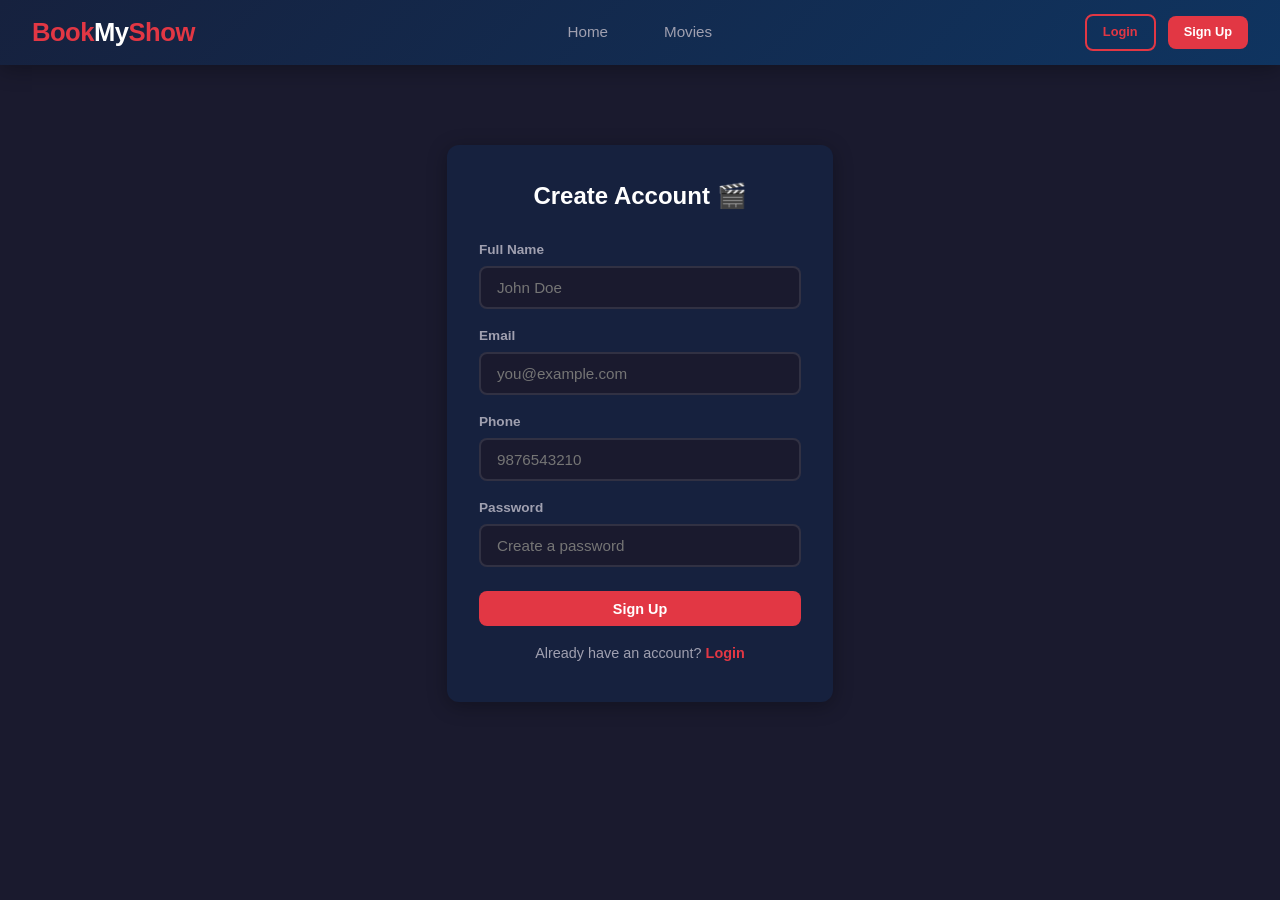
<file: BookMyShowUI-main/pages/register.html>
<!DOCTYPE html>
<html lang="en">
<head>
    <meta charset="UTF-8">
    <meta name="viewport" content="width=device-width, initial-scale=1.0">
    <title>Register - BookMyShow</title>
    <link rel="stylesheet" href="../css/style.css">
</head>
<body>

    <nav class="navbar">
        <a href="../index.html" class="logo">Book<span>My</span>Show</a>
        <div class="nav-links">
            <a href="../index.html">Home</a>
            <a href="movies.html">Movies</a>
        </div>
        <div class="nav-user" id="nav-user"></div>
    </nav>

    <div class="container" style="max-width: 450px; margin-top: 3rem;">
        <div class="card" style="border:none;">
            <div class="card-body" style="padding: 2rem;">
                <h2 style="text-align:center; margin-bottom: 1.5rem; color: var(--white);">Create Account 🎬</h2>
                <form id="register-form" onsubmit="handleRegister(event)">
                    <div class="form-group">
                        <label>Full Name</label>
                        <input type="text" id="name" placeholder="John Doe" required>
                    </div>
                    <div class="form-group">
                        <label>Email</label>
                        <input type="email" id="email" placeholder="you@example.com" required>
                    </div>
                    <div class="form-group">
                        <label>Phone</label>
                        <input type="tel" id="phone" placeholder="9876543210">
                    </div>
                    <div class="form-group">
                        <label>Password</label>
                        <input type="password" id="password" placeholder="Create a password" required>
                    </div>
                    <button type="submit" class="btn btn-primary btn-block" style="margin-top: 0.5rem;">Sign Up</button>
                </form>
                <p style="text-align: center; margin-top: 1rem; color: var(--text-muted); font-size: 0.9rem;">
                    Already have an account? <a href="login.html" style="color: var(--primary); font-weight:600;">Login</a>
                </p>
            </div>
        </div>
    </div>

    <script src="../js/api.js"></script>
    <script src="../js/utils.js"></script>
    <script>
        async function handleRegister(e) {
            e.preventDefault();
            const data = {
                name: document.getElementById('name').value,
                email: document.getElementById('email').value,
                phone: document.getElementById('phone').value,
                password: document.getElementById('password').value
            };
            try {
                const user = await UserAPI.register(data);
                setLoggedInUser(user);
                showToast('Account created successfully!', 'success');
                setTimeout(() => window.location.href = '../index.html', 1000);
            } catch (err) {
                showToast(err.message, 'error');
            }
        }
    </script>
</body>
</html>
</file>
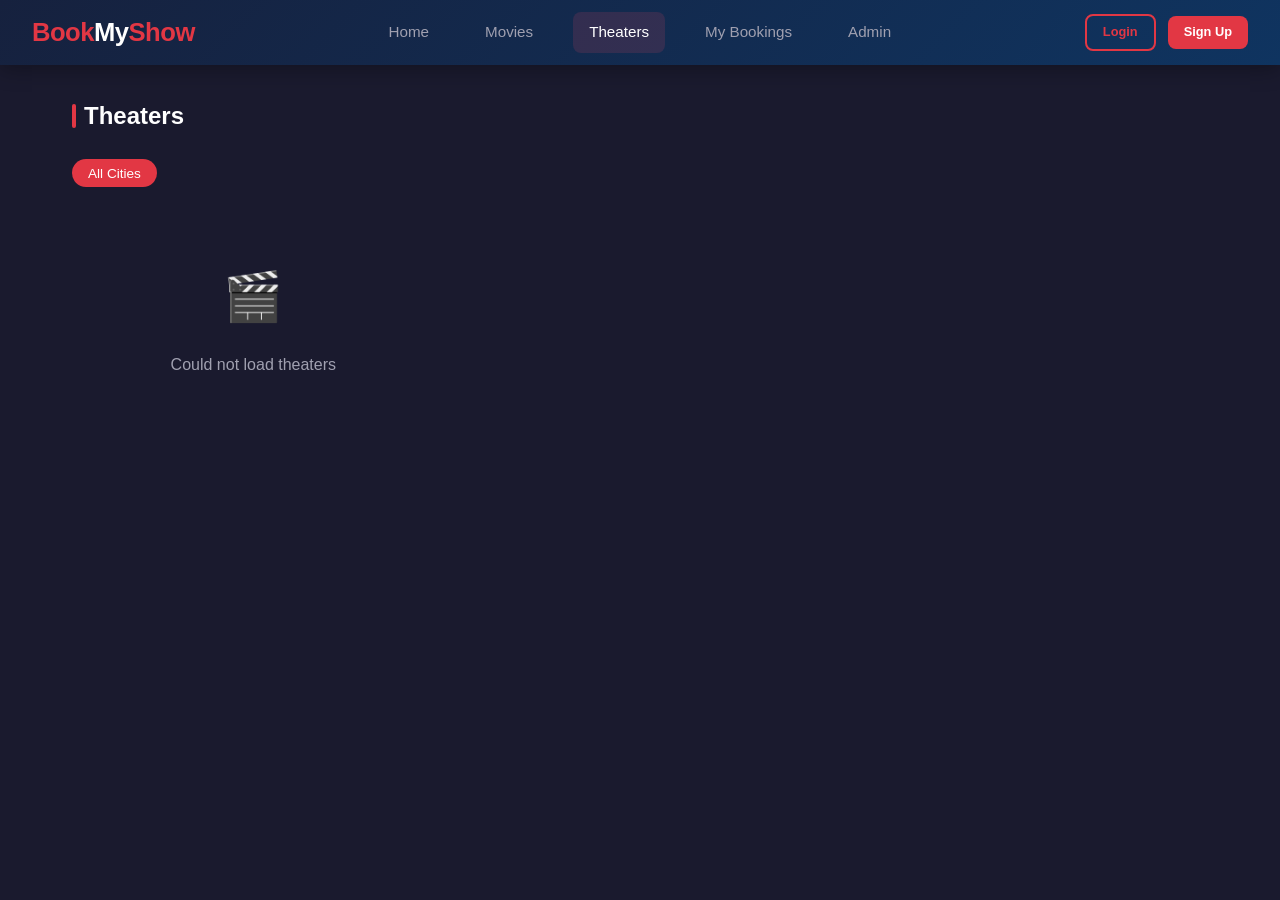
<file: BookMyShowUI-main/pages/theaters.html>
<!DOCTYPE html>
<html lang="en">
<head>
    <meta charset="UTF-8">
    <meta name="viewport" content="width=device-width, initial-scale=1.0">
    <title>Theaters - BookMyShow</title>
    <link rel="stylesheet" href="../css/style.css">
</head>
<body>

    <nav class="navbar">
        <a href="../index.html" class="logo">Book<span>My</span>Show</a>
        <div class="nav-links">
            <a href="../index.html">Home</a>
            <a href="movies.html">Movies</a>
            <a href="theaters.html" class="active">Theaters</a>
            <a href="bookings.html">My Bookings</a>
            <a href="admin.html">Admin</a>
        </div>
        <div class="nav-user" id="nav-user"></div>
    </nav>

    <div class="container">
        <h2 class="section-title">Theaters</h2>

        
        <div class="city-bar" id="city-bar" style="background:transparent; padding:0; margin-bottom:1.5rem; border:none;">
            <button class="city-chip active" onclick="loadTheaters(); activateChip(this)">All Cities</button>
        </div>

        <div class="grid grid-3" id="theaters-grid"></div>
    </div>

    <script src="../js/api.js"></script>
    <script src="../js/utils.js"></script>
    <script>
        async function loadCities() {
            try {
                const cities = await CityAPI.getAll();
                const bar = document.getElementById('city-bar');
                cities.forEach(city => {
                    const chip = document.createElement('button');
                    chip.className = 'city-chip';
                    chip.textContent = city.name;
                    chip.onclick = () => {
                        activateChip(chip);
                        loadTheatersByCity(city.id);
                    };
                    bar.appendChild(chip);
                });
            } catch (e) { console.log('No cities'); }
        }

        function activateChip(el) {
            document.querySelectorAll('.city-chip').forEach(c => c.classList.remove('active'));
            el.classList.add('active');
        }

        async function loadTheaters() {
            showLoading('theaters-grid');
            try {
                const theaters = await TheaterAPI.getAll();
                renderTheaters(theaters);
            } catch (e) {
                showEmpty('theaters-grid', 'Could not load theaters');
            }
        }

        async function loadTheatersByCity(cityId) {
            showLoading('theaters-grid');
            try {
                const theaters = await TheaterAPI.getByCity(cityId);
                renderTheaters(theaters);
            } catch (e) {
                showEmpty('theaters-grid', 'No theaters in this city');
            }
        }

        function renderTheaters(theaters) {
            const grid = document.getElementById('theaters-grid');
            if (theaters.length === 0) { showEmpty('theaters-grid', 'No theaters found'); return; }
            grid.innerHTML = theaters.map(t => `
                <div class="card">
                    <div class="card-body">
                        <h3>🏛️ ${t.name}</h3>
                        <p>📍 ${t.address || 'N/A'}</p>
                        <p>🌆 ${t.city?.name || ''}, ${t.city?.state || ''}</p>
                    </div>
                    <div class="card-footer">
                        <button class="btn btn-sm btn-outline" onclick="viewScreens(${t.id}, '${t.name}')">View Screens</button>
                    </div>
                </div>
            `).join('');
        }

        async function viewScreens(theaterId, theaterName) {
            try {
                const screens = await ScreenAPI.getByTheater(theaterId);
                if (screens.length === 0) { showToast('No screens found', 'info'); return; }
                let msg = `${theaterName} Screens:\n`;
                screens.forEach(s => msg += `\n• ${s.name} (${s.totalSeats || '?'} seats)`);
                alert(msg);
            } catch (e) {
                showToast('Could not load screens', 'error');
            }
        }

        loadCities();
        loadTheaters();
    </script>
</body>
</html>
</file>
<file: BookMyShowUI-main/css/style.css>
*, *::before, *::after { margin: 0; padding: 0; box-sizing: border-box; }

:root {
    --primary: #e23744;
    --primary-dark: #c1293a;
    --bg-dark: #1a1a2e;
    --bg-card: #16213e;
    --bg-light: #0f3460;
    --text: #eaeaea;
    --text-muted: #a0a0b0;
    --accent: #e94560;
    --success: #2ecc71;
    --warning: #f39c12;
    --white: #ffffff;
    --shadow: 0 4px 20px rgba(0,0,0,0.3);
    --radius: 12px;
    --transition: all 0.3s ease;
}

body {
    font-family: 'Segoe UI', Tahoma, Geneva, Verdana, sans-serif;
    background: var(--bg-dark);
    color: var(--text);
    min-height: 100vh;
    line-height: 1.6;
}

a { text-decoration: none; color: inherit; }
ul { list-style: none; }
img { max-width: 100%; display: block; }


.navbar {
    background: linear-gradient(135deg, var(--bg-card), var(--bg-light));
    padding: 0 2rem;
    display: flex;
    align-items: center;
    justify-content: space-between;
    height: 65px;
    position: sticky;
    top: 0;
    z-index: 1000;
    box-shadow: var(--shadow);
}

.navbar .logo {
    font-size: 1.6rem;
    font-weight: 800;
    color: var(--primary);
    letter-spacing: -0.5px;
}

.navbar .logo span {
    color: var(--white);
}

.nav-links {
    display: flex;
    gap: 1.5rem;
    align-items: center;
}

.nav-links a {
    color: var(--text-muted);
    font-weight: 500;
    padding: 0.5rem 1rem;
    border-radius: 8px;
    transition: var(--transition);
    font-size: 0.95rem;
}

.nav-links a:hover, .nav-links a.active {
    color: var(--white);
    background: rgba(233, 69, 96, 0.15);
}

.nav-user {
    display: flex;
    align-items: center;
    gap: 0.75rem;
}

.btn {
    padding: 0.6rem 1.5rem;
    border: none;
    border-radius: 8px;
    font-size: 0.9rem;
    font-weight: 600;
    cursor: pointer;
    transition: var(--transition);
    display: inline-flex;
    align-items: center;
    gap: 0.4rem;
}

.btn-primary {
    background: var(--primary);
    color: var(--white);
}

.btn-primary:hover {
    background: var(--primary-dark);
    transform: translateY(-1px);
}

.btn-outline {
    background: transparent;
    color: var(--primary);
    border: 2px solid var(--primary);
}

.btn-outline:hover {
    background: var(--primary);
    color: var(--white);
}

.btn-success {
    background: var(--success);
    color: var(--white);
}

.btn-success:hover {
    background: #27ae60;
}

.btn-danger {
    background: var(--accent);
    color: var(--white);
}

.btn-danger:hover {
    background: #d63851;
}

.btn-sm {
    padding: 0.4rem 1rem;
    font-size: 0.8rem;
}

.btn-block {
    width: 100%;
    justify-content: center;
}


.hero {
    background: linear-gradient(135deg, var(--bg-dark) 0%, var(--bg-light) 50%, var(--bg-dark) 100%);
    padding: 4rem 2rem;
    text-align: center;
}

.hero h1 {
    font-size: 2.8rem;
    font-weight: 800;
    margin-bottom: 0.5rem;
}

.hero h1 span {
    color: var(--primary);
}

.hero p {
    color: var(--text-muted);
    font-size: 1.1rem;
    max-width: 600px;
    margin: 0 auto 2rem;
}

.search-bar {
    max-width: 500px;
    margin: 0 auto;
    display: flex;
    gap: 0.5rem;
}

.search-bar input {
    flex: 1;
    padding: 0.8rem 1.2rem;
    border-radius: 8px;
    border: 2px solid var(--bg-light);
    background: var(--bg-card);
    color: var(--text);
    font-size: 1rem;
    outline: none;
    transition: var(--transition);
}

.search-bar input:focus {
    border-color: var(--primary);
}


.container {
    max-width: 1200px;
    margin: 0 auto;
    padding: 2rem;
}

.section-title {
    font-size: 1.5rem;
    font-weight: 700;
    margin-bottom: 1.5rem;
    color: var(--white);
    display: flex;
    align-items: center;
    gap: 0.5rem;
}

.section-title::before {
    content: '';
    width: 4px;
    height: 24px;
    background: var(--primary);
    border-radius: 2px;
}


.grid {
    display: grid;
    gap: 1.5rem;
}

.grid-2 { grid-template-columns: repeat(auto-fill, minmax(300px, 1fr)); }
.grid-3 { grid-template-columns: repeat(auto-fill, minmax(280px, 1fr)); }
.grid-4 { grid-template-columns: repeat(auto-fill, minmax(220px, 1fr)); }


.card {
    background: var(--bg-card);
    border-radius: var(--radius);
    overflow: hidden;
    box-shadow: var(--shadow);
    transition: var(--transition);
    border: 1px solid rgba(255,255,255,0.05);
}

.card:hover {
    transform: translateY(-4px);
    border-color: rgba(233, 69, 96, 0.3);
}

.card-img {
    width: 100%;
    height: 320px;
    object-fit: cover;
    background: var(--bg-light);
}

.card-body {
    padding: 1.2rem;
}

.card-body h3 {
    font-size: 1.1rem;
    font-weight: 700;
    margin-bottom: 0.3rem;
    color: var(--white);
}

.card-body p {
    font-size: 0.85rem;
    color: var(--text-muted);
    margin-bottom: 0.3rem;
}

.card-footer {
    padding: 0.8rem 1.2rem;
    border-top: 1px solid rgba(255,255,255,0.05);
    display: flex;
    justify-content: space-between;
    align-items: center;
}


.badge {
    display: inline-block;
    padding: 0.2rem 0.7rem;
    border-radius: 20px;
    font-size: 0.75rem;
    font-weight: 600;
}

.badge-genre {
    background: rgba(233, 69, 96, 0.2);
    color: var(--accent);
}

.badge-lang {
    background: rgba(46, 204, 113, 0.2);
    color: var(--success);
}

.badge-rating {
    background: rgba(243, 156, 18, 0.2);
    color: var(--warning);
}


.modal-overlay {
    display: none;
    position: fixed;
    inset: 0;
    background: rgba(0,0,0,0.7);
    z-index: 2000;
    justify-content: center;
    align-items: center;
    backdrop-filter: blur(4px);
}

.modal-overlay.active {
    display: flex;
}

.modal {
    background: var(--bg-card);
    border-radius: var(--radius);
    padding: 2rem;
    width: 90%;
    max-width: 500px;
    max-height: 85vh;
    overflow-y: auto;
    box-shadow: var(--shadow);
    position: relative;
}

.modal h2 {
    font-size: 1.4rem;
    margin-bottom: 1.5rem;
    color: var(--white);
}

.modal-close {
    position: absolute;
    top: 1rem;
    right: 1rem;
    background: none;
    border: none;
    color: var(--text-muted);
    font-size: 1.5rem;
    cursor: pointer;
    transition: var(--transition);
}

.modal-close:hover { color: var(--primary); }


.form-group {
    margin-bottom: 1rem;
}

.form-group label {
    display: block;
    font-size: 0.85rem;
    font-weight: 600;
    color: var(--text-muted);
    margin-bottom: 0.3rem;
}

.form-group input,
.form-group select,
.form-group textarea {
    width: 100%;
    padding: 0.7rem 1rem;
    border-radius: 8px;
    border: 2px solid rgba(255,255,255,0.1);
    background: var(--bg-dark);
    color: var(--text);
    font-size: 0.95rem;
    outline: none;
    transition: var(--transition);
}

.form-group input:focus,
.form-group select:focus {
    border-color: var(--primary);
}


.seat-map {
    display: flex;
    flex-direction: column;
    align-items: center;
    gap: 0.5rem;
    margin: 1.5rem 0;
}

.seat-row {
    display: flex;
    gap: 0.5rem;
    align-items: center;
}

.seat-row-label {
    width: 24px;
    font-size: 0.8rem;
    font-weight: 700;
    color: var(--text-muted);
    text-align: center;
}

.seat {
    width: 36px;
    height: 36px;
    border-radius: 6px 6px 10px 10px;
    display: flex;
    align-items: center;
    justify-content: center;
    font-size: 0.65rem;
    font-weight: 700;
    cursor: pointer;
    transition: var(--transition);
    border: 2px solid transparent;
}

.seat.available {
    background: var(--bg-light);
    color: var(--text-muted);
    border-color: rgba(255,255,255,0.15);
}

.seat.available:hover {
    background: rgba(233, 69, 96, 0.3);
    border-color: var(--primary);
}

.seat.selected {
    background: var(--primary);
    color: var(--white);
    border-color: var(--primary);
}

.seat.booked {
    background: rgba(255,255,255,0.05);
    color: rgba(255,255,255,0.2);
    cursor: not-allowed;
    border-color: rgba(255,255,255,0.05);
}

.seat.vip { border-bottom: 3px solid var(--warning); }
.seat.premium { border-bottom: 3px solid var(--success); }

.screen-indicator {
    width: 60%;
    max-width: 300px;
    height: 6px;
    background: linear-gradient(to right, transparent, var(--text-muted), transparent);
    border-radius: 50%;
    margin-bottom: 1rem;
}

.screen-label {
    font-size: 0.75rem;
    color: var(--text-muted);
    letter-spacing: 3px;
    text-transform: uppercase;
    margin-bottom: 0.3rem;
}

.seat-legend {
    display: flex;
    gap: 1.5rem;
    justify-content: center;
    margin-top: 1rem;
    flex-wrap: wrap;
}

.seat-legend-item {
    display: flex;
    align-items: center;
    gap: 0.4rem;
    font-size: 0.8rem;
    color: var(--text-muted);
}

.seat-legend-box {
    width: 18px;
    height: 18px;
    border-radius: 4px;
}


.data-table {
    width: 100%;
    border-collapse: collapse;
    margin-top: 1rem;
}

.data-table th, .data-table td {
    padding: 0.8rem 1rem;
    text-align: left;
    border-bottom: 1px solid rgba(255,255,255,0.05);
    font-size: 0.9rem;
}

.data-table th {
    background: var(--bg-light);
    color: var(--text-muted);
    font-weight: 600;
    text-transform: uppercase;
    font-size: 0.8rem;
    letter-spacing: 0.5px;
}

.data-table tr:hover {
    background: rgba(255,255,255,0.02);
}


.show-card {
    background: var(--bg-card);
    border-radius: var(--radius);
    padding: 1.2rem;
    display: flex;
    justify-content: space-between;
    align-items: center;
    border: 1px solid rgba(255,255,255,0.05);
    transition: var(--transition);
}

.show-card:hover {
    border-color: rgba(233, 69, 96, 0.3);
}

.show-info h4 {
    color: var(--white);
    margin-bottom: 0.2rem;
}

.show-info p {
    color: var(--text-muted);
    font-size: 0.85rem;
}

.show-meta {
    text-align: right;
}

.show-meta .price {
    font-size: 1.2rem;
    font-weight: 700;
    color: var(--success);
}


.booking-summary {
    background: var(--bg-card);
    border-radius: var(--radius);
    padding: 1.5rem;
    border: 1px solid rgba(255,255,255,0.05);
}

.booking-summary h3 {
    margin-bottom: 1rem;
    color: var(--white);
}

.summary-row {
    display: flex;
    justify-content: space-between;
    padding: 0.5rem 0;
    font-size: 0.9rem;
    border-bottom: 1px solid rgba(255,255,255,0.05);
}

.summary-row:last-child {
    border-bottom: none;
    font-weight: 700;
    font-size: 1.1rem;
    color: var(--success);
    padding-top: 0.8rem;
}


.tabs {
    display: flex;
    gap: 0.5rem;
    margin-bottom: 1.5rem;
    border-bottom: 2px solid rgba(255,255,255,0.05);
    padding-bottom: 0;
}

.tab {
    padding: 0.7rem 1.5rem;
    font-size: 0.9rem;
    font-weight: 600;
    color: var(--text-muted);
    cursor: pointer;
    border-bottom: 3px solid transparent;
    transition: var(--transition);
    background: none;
    border-top: none;
    border-left: none;
    border-right: none;
}

.tab:hover { color: var(--white); }

.tab.active {
    color: var(--primary);
    border-bottom-color: var(--primary);
}


.city-bar {
    background: var(--bg-card);
    padding: 0.8rem 2rem;
    display: flex;
    align-items: center;
    gap: 1rem;
    border-bottom: 1px solid rgba(255,255,255,0.05);
    overflow-x: auto;
}

.city-chip {
    padding: 0.4rem 1rem;
    border-radius: 20px;
    font-size: 0.85rem;
    font-weight: 500;
    cursor: pointer;
    background: var(--bg-dark);
    color: var(--text-muted);
    white-space: nowrap;
    transition: var(--transition);
    border: none;
}

.city-chip:hover, .city-chip.active {
    background: var(--primary);
    color: var(--white);
}


.toast-container {
    position: fixed;
    top: 80px;
    right: 20px;
    z-index: 3000;
    display: flex;
    flex-direction: column;
    gap: 0.5rem;
}

.toast {
    padding: 0.8rem 1.5rem;
    border-radius: 8px;
    font-size: 0.9rem;
    font-weight: 500;
    color: var(--white);
    box-shadow: var(--shadow);
    animation: slideIn 0.3s ease, fadeOut 0.3s ease 2.7s;
    min-width: 250px;
}

.toast-success { background: var(--success); }
.toast-error { background: var(--accent); }
.toast-info { background: var(--bg-light); }

@keyframes slideIn {
    from { transform: translateX(100%); opacity: 0; }
    to { transform: translateX(0); opacity: 1; }
}

@keyframes fadeOut {
    to { opacity: 0; transform: translateX(100%); }
}


.spinner {
    display: inline-block;
    width: 30px;
    height: 30px;
    border: 3px solid rgba(255,255,255,0.1);
    border-top-color: var(--primary);
    border-radius: 50%;
    animation: spin 0.8s linear infinite;
}

@keyframes spin {
    to { transform: rotate(360deg); }
}

.loading-center {
    display: flex;
    justify-content: center;
    padding: 3rem;
}


.empty-state {
    text-align: center;
    padding: 3rem;
    color: var(--text-muted);
}

.empty-state .icon {
    font-size: 3rem;
    margin-bottom: 1rem;
}


@media (max-width: 768px) {
    .navbar { padding: 0 1rem; }
    .nav-links { gap: 0.5rem; }
    .nav-links a { padding: 0.4rem 0.6rem; font-size: 0.8rem; }
    .hero h1 { font-size: 1.8rem; }
    .container { padding: 1rem; }
    .grid-3, .grid-4 { grid-template-columns: 1fr 1fr; }
    .show-card { flex-direction: column; gap: 1rem; text-align: center; }
    .show-meta { text-align: center; }
}

@media (max-width: 480px) {
    .grid-3, .grid-4 { grid-template-columns: 1fr; }
}
</file>
